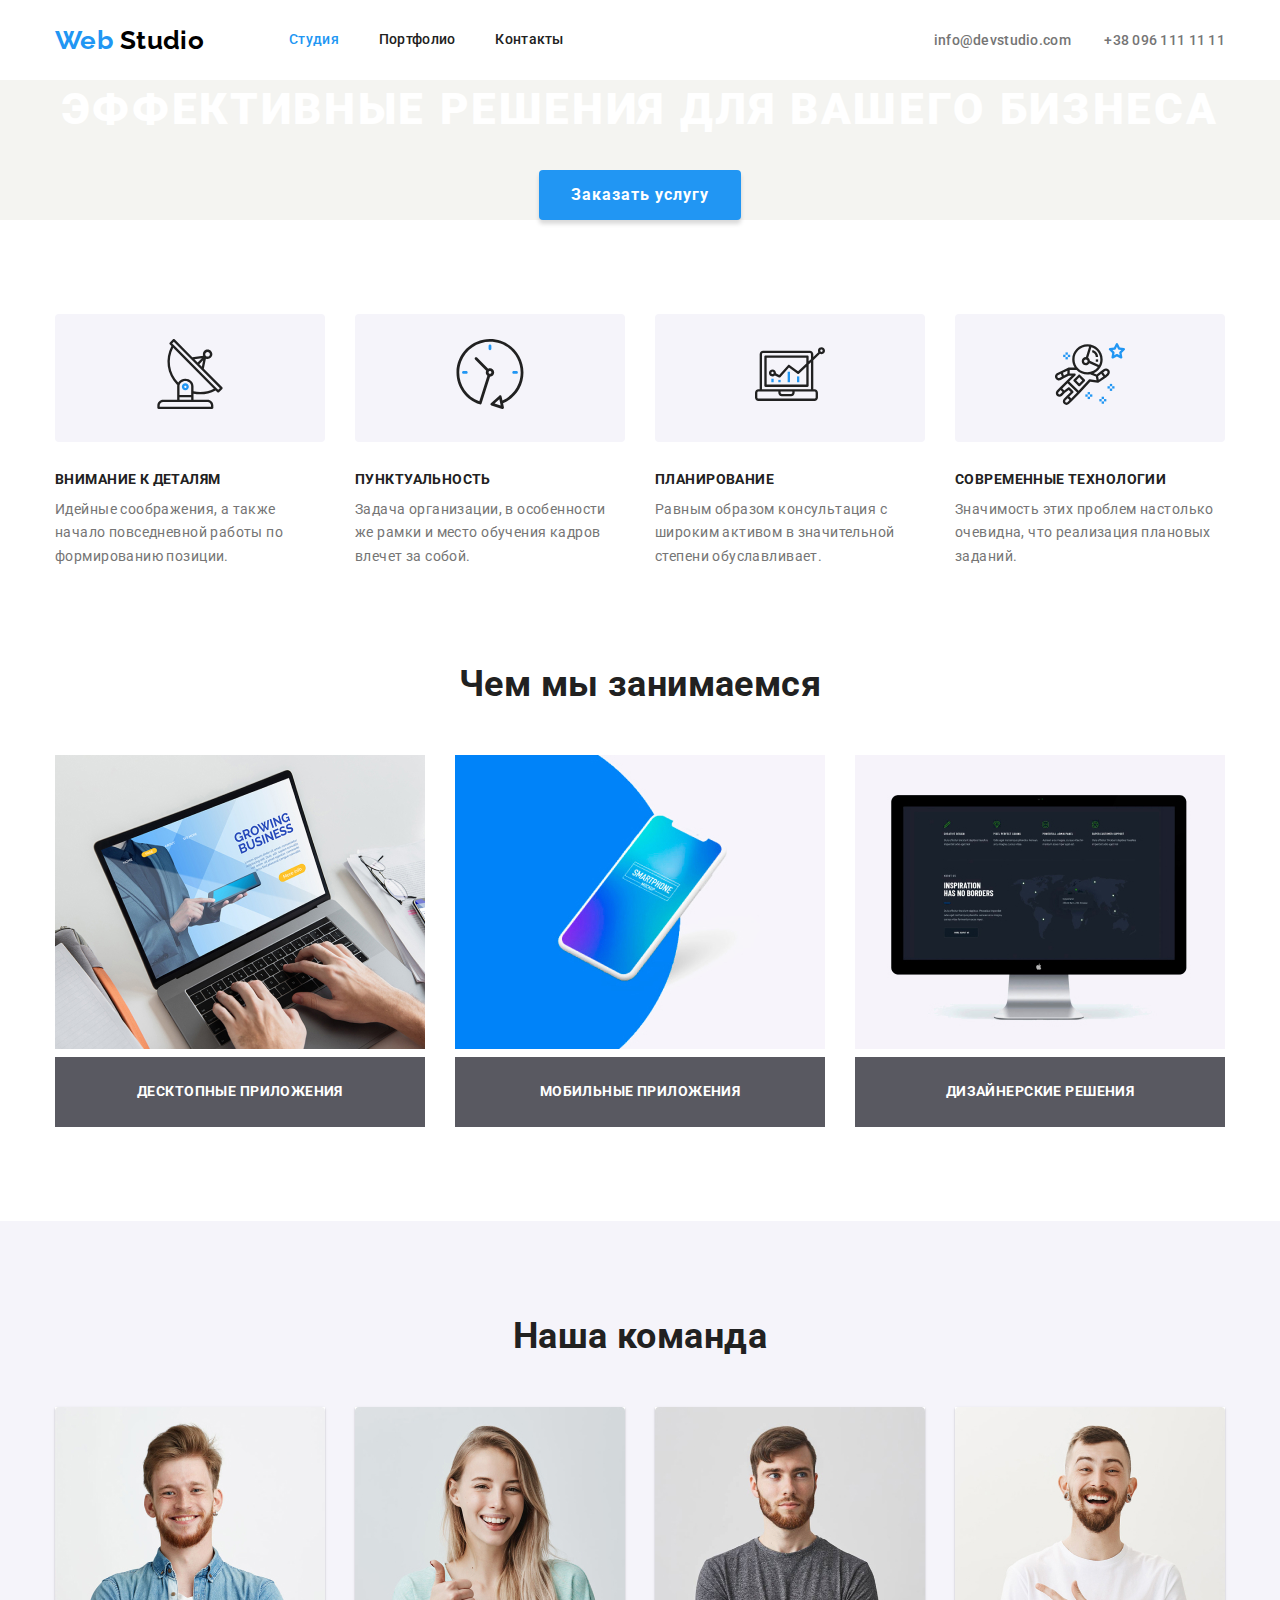
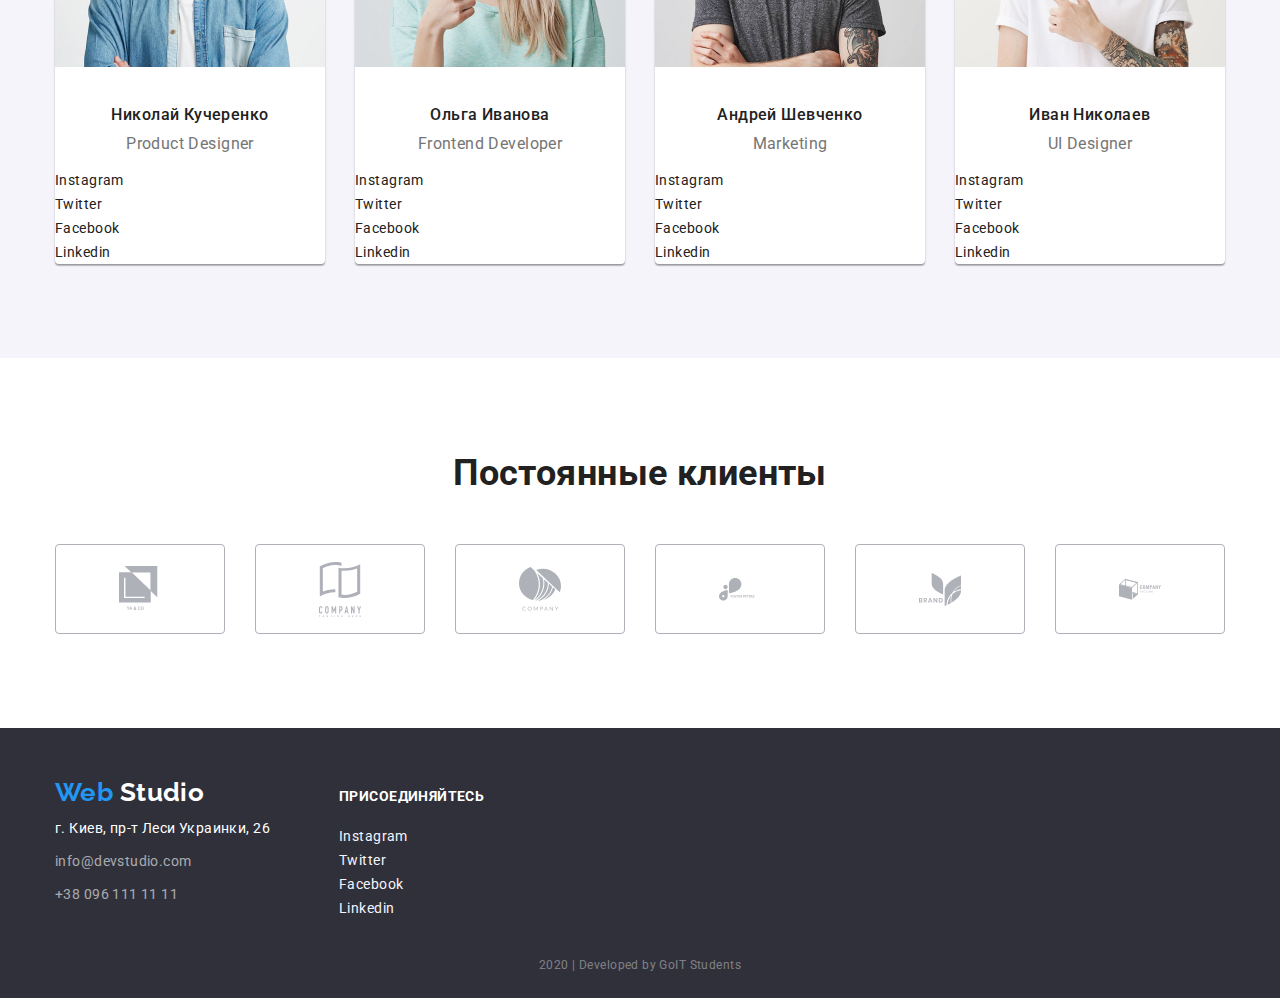
<file: index.html>
<!DOCTYPE html>
<html lang="ru">
  <head>
    <meta charset="UTF-8" />
    <meta name="viewport" content="width=device-width, initial-scale=1.0" />
    <title>Web Studio</title>
    <link
      href="https://fonts.googleapis.com/css2?family=Raleway:wght@700&family=Roboto:wght@400;500;700&display=swap"
      rel="stylesheet"
    />
    <link rel="stylesheet" href="./css/normalize.css" />
    <link rel="stylesheet" href="./css/style.css" />
  </head>

  <body>
    <!--Шапка сайта-->
    <header>
      <div class="container header-nav">
        <nav class="main-nav">
          <a href="./index.html" class="logo" lang="en"
            ><span class="logo-header">Web</span> Studio</a
          >

          <ul class="site-nav list">
            <li class="item"><a href="./index.html" class="link current">Студия</a></li>
            <li class="item"><a href="./portfolio.html" class="link">Портфолио</a></li>
            <li class="item"><a href="#" class="link">Контакты</a></li>
          </ul>
        </nav>
        <div class="contact">
          <a href="mailto:info@devstudio.com" class="mail">info@devstudio.com</a>
          <a href="tel:+380961111111" class="phone">+38 096 111 11 11</a>
        </div>
      </div>
    </header>
    <main>
      <!--Баннер-->
      <div>
        <section class="hero">
          <h1 class="hero-title">Эффективные решения для вашего бизнеса</h1>
          <button class="order-service" type="button">Заказать услугу</button>
        </section>
      </div>
      <!--Блок наши преимущества-->
      <div class="container">
        <section class="section-advantages">
          <h2 class="visually-hidden">Наши преимущества</h2>
          <ul class="advantages-list list">
            <li class="advantages">
              <span class="advantages-img"
                ><img src="./image/antenna.svg" width="70" height="70" alt="Внимание к деталям"
              /></span>
              <h3 class="advantages-title">Внимание к деталям</h3>
              <p class="advantages-text">
                Идейные соображения, а также начало повседневной работы по формированию позиции.
              </p>
            </li>
            <li class="advantages">
              <span class="advantages-img"
                ><img src="./image/clock.svg" width="70" height="70" alt="Пунктуальность"
              /></span>
              <h3 class="advantages-title">Пунктуальность</h3>
              <p class="advantages-text">
                Задача организации, в особенности же рамки и место обучения кадров влечет за собой.
              </p>
            </li>
            <li class="advantages">
              <span class="advantages-img"
                ><img src="./image/diagram.svg" width="70" height="70" alt="Планирование"
              /></span>
              <h3 class="advantages-title">Планирование</h3>
              <p class="advantages-text">
                Равным образом консультация с широким активом в значительной степени обуславливает.
              </p>
            </li>
            <li class="advantages">
              <span class="advantages-img"
                ><img src="./image/astronaut.svg" width="70" height="70" alt="Tехнологии"
              /></span>
              <h3 class="advantages-title">Современные технологии</h3>
              <p class="advantages-text">
                Значимость этих проблем настолько очевидна, что реализация плановых заданий.
              </p>
            </li>
          </ul>
        </section>
      </div>

      <!--Блок о нас-->
      <div class="container">
        <section class="section-work">
          <h2 class="section-title">Чем мы занимаемся</h2>
          <ul class="work-list list">
            <li class="work">
              <img src="./image/work1.jpg" width="370" height="294" alt="Десктопные приложения" />
              <h3 class="title-work">Десктопные приложения</h3>
            </li>
            <li class="work">
              <img src="./image/work2.jpg" width="370" height="294" alt="Мобильные приложения" />
              <h3 class="title-work">Мобильные приложения</h3>
            </li>
            <li class="work">
              <img src="./image/work3.jpg" width="370" height="294" alt="Дизайнерские решения" />
              <h3 class="title-work">Дизайнерские решения</h3>
            </li>
          </ul>
        </section>
      </div>

      <!--Блок наша команда-->
      <div class="team-background">
        <div class="container">
          <section class="section-team">
            <h2 class="section-title">Наша команда</h2>
            <ul class="team-list list">
              <li class="team">
                <img src="./image/img.jpg" width="270" height="260" alt="Фото Николай Кучеренко" />
                <h3 class="title-team">Николай Кучеренко</h3>
                <p class="text-team">Product Designer</p>
                <ul class="list">
                  <li><a href="#" aria-label="Ссылка на Instagram">Instagram</a></li>
                  <li><a href="#" aria-label="Ссылка на Twitter">Twitter</a></li>
                  <li><a href="#" aria-label="Ссылка на Facebook">Facebook</a></li>
                  <li><a href="#" aria-label="Ссылка на Linkedin">Linkedin</a></li>
                </ul>
              </li>
              <li class="team">
                <img src="./image/img(1).jpg" width="270" height="260" alt="Фото Ольга Иванова" />
                <h3 class="title-team">Ольга Иванова</h3>
                <p class="text-team">Frontend Developer</p>
                <ul class="list">
                  <li><a href="#" aria-label="Ссылка на Instagram">Instagram</a></li>
                  <li><a href="#" aria-label="Ссылка на Twitter">Twitter</a></li>
                  <li><a href="#" aria-label="Ссылка на Facebook">Facebook</a></li>
                  <li><a href="#" aria-label="Ссылка на Linkedin">Linkedin</a></li>
                </ul>
              </li>
              <li class="team">
                <img src="./image/img(2).jpg" width="270" height="260" alt="Фото Андрей Шевченко" />
                <h3 class="title-team">Андрей Шевченко</h3>
                <p class="text-team">Marketing</p>
                <ul class="list">
                  <li><a href="#" aria-label="Ссылка на Instagram">Instagram</a></li>
                  <li><a href="#" aria-label="Ссылка на Twitter">Twitter</a></li>
                  <li><a href="#" aria-label="Ссылка на Facebook">Facebook</a></li>
                  <li><a href="#" aria-label="Ссылка на Linkedin">Linkedin</a></li>
                </ul>
              </li>
              <li class="team">
                <img src="./image/img(3).jpg" width="270" height="260" alt="Фото Иван Николаев" />
                <h3 class="title-team">Иван Николаев</h3>
                <p class="text-team">UI Designer</p>
                <ul class="list">
                  <li><a href="#" aria-label="Ссылка на Instagram">Instagram</a></li>
                  <li><a href="#" aria-label="Ссылка на Twitter">Twitter</a></li>
                  <li><a href="#" aria-label="Ссылка на Facebook">Facebook</a></li>
                  <li><a href="#" aria-label="Ссылка на Linkedin">Linkedin</a></li>
                </ul>
              </li>
            </ul>
          </section>
        </div>
      </div>

      <!--Блок наши клиенты-->
      <div class="container">
        <section class="section-client">
          <h2 class="section-title">Постоянные клиенты</h2>
          <ul class="client-list list">
            <li class="client">
              <a href="#" class="client-link"
                ><img
                  src="./image/logo1.svg"
                  class="client-logo"
                  width="42"
                  alt="Логотип компании 1"
              /></a>
            </li>
            <li class="client">
              <a href="#" class="client-link"
                ><img
                  src="./image/logo2.svg"
                  class="client-logo"
                  width="42"
                  alt="Логотип компании 2"
              /></a>
            </li>
            <li class="client">
              <a href="#" class="client-link"
                ><img
                  src="./image/logo3.svg"
                  class="client-logo"
                  width="42"
                  alt="Логотип компании 3"
              /></a>
            </li>
            <li class="client">
              <a href="#" class="client-link"
                ><img
                  src="./image/logo4.svg"
                  class="client-logo"
                  width="42"
                  alt="Логотип компании 4"
              /></a>
            </li>
            <li class="client">
              <a href="#" class="client-link"
                ><img
                  src="./image/logo5.svg"
                  class="client-logo"
                  width="42"
                  alt="Логотип компании 5"
              /></a>
            </li>
            <li class="client">
              <a href="#" class="client-link"
                ><img
                  src="./image/logo6.svg"
                  class="client-logo"
                  width="42"
                  alt="Логотип компании 6"
              /></a>
            </li>
          </ul>
        </section>
      </div>
    </main>
    <footer class="main-footer">
      <!--Контактная информация в подвале-->
      <div class="container footer">
        <div class="footer-container">
          <a href="./index.html" class="logo-footer"> <span class="logo-color">Web</span> Studio</a>
          <address class="addres">г. Киев, пр-т Леси Украинки, 26</address>
          <address class="contact-footer">
            <a href="mailto:info@devstudio.com" class="mail-footer">info@devstudio.com</a> <br />
            <a href="tel:+380961111111" class="phone-footer">+38 096 111 11 11</a>
          </address>
        </div>
        <div class="join-container">
          <b class="join">Присоединяйтесь</b>
          <ul class="list list-footer">
            <li><a href="#" aria-label="Ссылка на Instagram">Instagram</a></li>
            <li><a href="#" aria-label="Ссылка на Twitter">Twitter</a></li>
            <li><a href="#" aria-label="Ссылка на Facebook">Facebook</a></li>
            <li><a href="#" aria-label="Ссылка на Linkedin">Linkedin</a></li>
          </ul>
        </div>
      </div>
      <!--Копирайт-->
      <div>
        <p lang="en" class="copyright">2020 | Developed by GoIT Students</p>
      </div>
    </footer>
  </body>
</html>
</file>
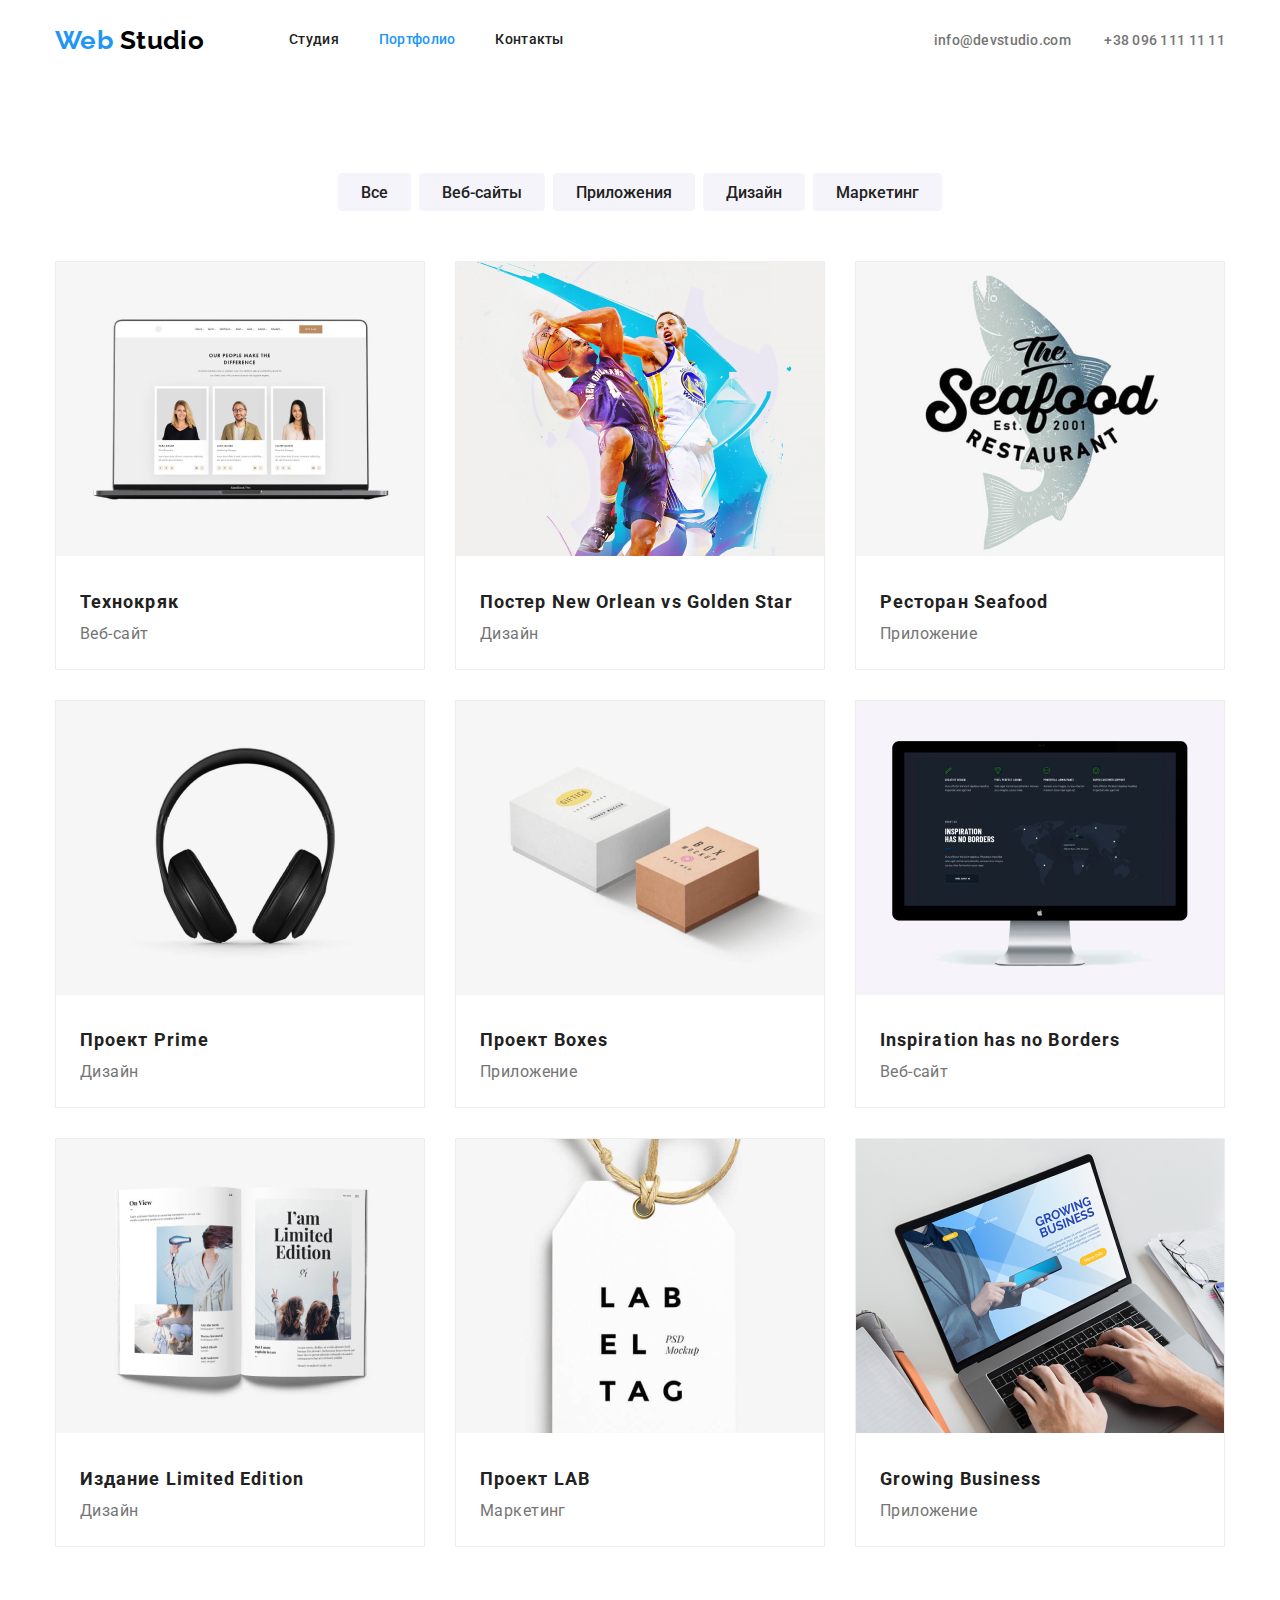
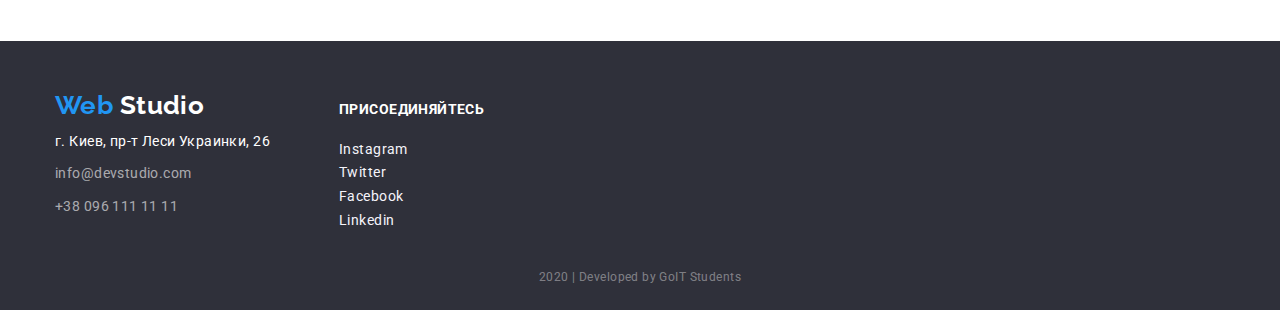
<file: portfolio.html>
<!DOCTYPE html>
<html lang="ru">
  <head>
    <meta charset="UTF-8" />
    <meta name="viewport" content="width=device-width, initial-scale=1.0" />
    <title>Портфолио</title>
    <link
      href="https://fonts.googleapis.com/css2?family=Raleway:wght@700&family=Roboto:wght@400;500;700&display=swap"
      rel="stylesheet"
    />
    <link rel="stylesheet" href="./css/normalize.css" />
    <link rel="stylesheet" href="./css/style.css" />
  </head>

  <body>
    <!--Шапка сайта-->
    <header>
      <div class="container header-nav">
        <nav class="main-nav">
          <a href="./index.html" class="logo" lang="en"
            ><span class="logo-header">Web</span> Studio</a
          >

          <ul class="site-nav list">
            <li class="item"><a href="./index.html" class="link">Студия</a></li>
            <li class="item"><a href="./portfolio.html" class="link current">Портфолио</a></li>
            <li class="item"><a href="#" class="link">Контакты</a></li>
          </ul>
        </nav>
        <div class="contact">
          <a href="mailto:info@devstudio.com" class="mail">info@devstudio.com</a>
          <a href="tel:+380961111111" class="phone">+38 096 111 11 11</a>
        </div>
      </div>
    </header>
    <main>
      <!--Портфолио-->
      <section class="section-portfolio">
        <div class="container">
          <h1 class="visually-hidden">Наши работы</h1>
          <ul class="filter-list list">
            <li class="filter"><button type="button" class="portfolio-button">Все</button></li>
            <li class="filter">
              <button type="button" class="portfolio-button">Веб-сайты</button>
            </li>
            <li class="filter">
              <button type="button" class="portfolio-button">Приложения</button>
            </li>
            <li class="filter"><button type="button" class="portfolio-button">Дизайн</button></li>
            <li class="filter">
              <button type="button" class="portfolio-button">Маркетинг</button>
            </li>
          </ul>
        </div>
        <div class="container">
          <ul class="project-list list">
            <li class="project">
              <a href="#">
                <img
                  src="./image/portfolio1.jpg"
                  width="370"
                  height="294"
                  alt="Пример работы Технокряк"
                />
                <div class="project-content">
                  <h2 class="portfolio-title">Технокряк</h2>
                  <p class="portfolio-subtitle">Веб-сайт</p>
                  <p class="portfolio-text">
                    Lorem ipsum dolor sit amet consectetur adipisicing elit. Consectetur error
                    excepturi consequuntur modi, eum voluptas eius temporibus quia nisi quod soluta
                    omnis, sapiente ut voluptatem. Enim explicabo totam adipisci omnis?
                  </p>
                </div>
              </a>
            </li>
            <li class="project">
              <a href="#">
                <img
                  src="./image/portfolio2.jpg"
                  width="370"
                  height="294"
                  alt="Пример работы Постер New Orlean vs Golden Star"
                />
                <div class="project-content">
                  <h2 class="portfolio-title">Постер New Orlean vs Golden Star</h2>
                  <p class="portfolio-subtitle">Дизайн</p>
                  <p class="portfolio-text">
                    Lorem ipsum dolor sit amet consectetur adipisicing elit. Consectetur error
                    excepturi consequuntur modi, eum voluptas eius temporibus quia nisi quod soluta
                    omnis, sapiente ut voluptatem. Enim explicabo totam adipisci omnis?
                  </p>
                </div>
              </a>
            </li>
            <li class="project">
              <a href="#">
                <img
                  src="./image/portfolio3.jpg"
                  width="370"
                  height="294"
                  alt="Пример работы Ресторан Seafood"
                />
                <div class="project-content">
                  <h2 class="portfolio-title">Ресторан Seafood</h2>
                  <p class="portfolio-subtitle">Приложение</p>
                  <p class="portfolio-text">
                    Lorem ipsum dolor sit amet consectetur adipisicing elit. Consectetur error
                    excepturi consequuntur modi, eum voluptas eius temporibus quia nisi quod soluta
                    omnis, sapiente ut voluptatem. Enim explicabo totam adipisci omnis?
                  </p>
                </div>
              </a>
            </li>
            <li class="project">
              <a href="#">
                <img
                  src="./image/portfolio4.jpg"
                  width="370"
                  height="294"
                  alt="Пример работы Проект Prime"
                />
                <div class="project-content">
                  <h2 class="portfolio-title">Проект Prime</h2>
                  <p class="portfolio-subtitle">Дизайн</p>
                  <p class="portfolio-text">
                    Lorem ipsum dolor sit amet consectetur adipisicing elit. Consectetur error
                    excepturi consequuntur modi, eum voluptas eius temporibus quia nisi quod soluta
                    omnis, sapiente ut voluptatem. Enim explicabo totam adipisci omnis?
                  </p>
                </div>
              </a>
            </li>
            <li class="project">
              <a href="#">
                <img
                  src="./image/portfolio5.jpg"
                  width="370"
                  height="294"
                  alt="Пример работы Проект Boxes"
                />
                <div class="project-content">
                  <h2 class="portfolio-title">Проект Boxes</h2>
                  <p class="portfolio-subtitle">Приложение</p>
                  <p class="portfolio-text">
                    Lorem ipsum dolor sit amet consectetur adipisicing elit. Consectetur error
                    excepturi consequuntur modi, eum voluptas eius temporibus quia nisi quod soluta
                    omnis, sapiente ut voluptatem. Enim explicabo totam adipisci omnis?
                  </p>
                </div>
              </a>
            </li>
            <li class="project">
              <a href="#">
                <img
                  src="./image/portfolio6.jpg"
                  width="370"
                  height="294"
                  alt="Пример работы Inspiration has no Borders"
                />
                <div class="project-content">
                  <h2 class="portfolio-title">Inspiration has no Borders</h2>
                  <p class="portfolio-subtitle">Веб-сайт</p>
                  <p class="portfolio-text">
                    Lorem ipsum dolor sit amet consectetur adipisicing elit. Consectetur error
                    excepturi consequuntur modi, eum voluptas eius temporibus quia nisi quod soluta
                    omnis, sapiente ut voluptatem. Enim explicabo totam adipisci omnis?
                  </p>
                </div>
              </a>
            </li>
            <li class="project">
              <a href="#">
                <img
                  src="./image/portfolio7.jpg"
                  width="370"
                  height="294"
                  alt="Пример работы Издание Limited Edition"
                />
                <div class="project-content">
                  <h2 class="portfolio-title">Издание Limited Edition</h2>
                  <p class="portfolio-subtitle">Дизайн</p>
                  <p class="portfolio-text">
                    Lorem ipsum dolor sit amet consectetur adipisicing elit. Consectetur error
                    excepturi consequuntur modi, eum voluptas eius temporibus quia nisi quod soluta
                    omnis, sapiente ut voluptatem. Enim explicabo totam adipisci omnis?
                  </p>
                </div>
              </a>
            </li>
            <li class="project">
              <a href="#">
                <img
                  src="./image/portfolio8.jpg"
                  width="370"
                  height="294"
                  alt="Пример работы Проект LAB"
                />
                <div class="project-content">
                  <h2 class="portfolio-title">Проект LAB</h2>
                  <p class="portfolio-subtitle">Маркетинг</p>
                  <p class="portfolio-text">
                    Lorem ipsum dolor sit amet consectetur adipisicing elit. Consectetur error
                    excepturi consequuntur modi, eum voluptas eius temporibus quia nisi quod soluta
                    omnis, sapiente ut voluptatem. Enim explicabo totam adipisci omnis?
                  </p>
                </div>
              </a>
            </li>
            <li class="project">
              <a href="#">
                <img
                  src="./image/portfolio9.jpg"
                  width="370"
                  height="294"
                  alt="Пример работы Growing Business"
                />
                <div class="project-content">
                  <h2 class="portfolio-title">Growing Business</h2>
                  <p class="portfolio-subtitle">Приложение</p>
                  <p class="portfolio-text">
                    Lorem ipsum dolor sit amet consectetur adipisicing elit. Consectetur error
                    excepturi consequuntur modi, eum voluptas eius temporibus quia nisi quod soluta
                    omnis, sapiente ut voluptatem. Enim explicabo totam adipisci omnis?
                  </p>
                </div>
              </a>
            </li>
          </ul>
        </div>
      </section>
    </main>
    <footer class="main-footer">
      <!--Контактная информация в подвале-->
      <div class="container footer">
        <div class="footer-container">
          <a href="./index.html" class="logo-footer"> <span class="logo-color">Web</span> Studio</a>
          <address class="addres">г. Киев, пр-т Леси Украинки, 26</address>
          <address class="contact-footer">
            <a href="mailto:info@devstudio.com" class="mail-footer">info@devstudio.com</a> <br />
            <a href="tel:+380961111111" class="phone-footer">+38 096 111 11 11</a>
          </address>
        </div>
        <div class="join-container">
          <b class="join">Присоединяйтесь</b>
          <ul class="list-footer list">
            <li><a href="#" aria-label="Ссылка на Instagram">Instagram</a></li>
            <li><a href="#" aria-label="Ссылка на Twitter">Twitter</a></li>
            <li><a href="#" aria-label="Ссылка на Facebook">Facebook</a></li>
            <li><a href="#" aria-label="Ссылка на Linkedin">Linkedin</a></li>
          </ul>
        </div>
      </div>
      <!--Копирайт-->
      <div>
        <p lang="en" class="copyright">2020 | Developed by GoIT Students</p>
      </div>
    </footer>
  </body>
</html>
</file>
<file: css/style.css>
/* Цвет основного текста #212121; */
/* Вторичный цвет текста  #757575;*/
/* Белый #ffffff  */
/* Акцент #2196f3; */
/* Вторичный цвет фона #f5f4fA */
/* Фон футер #2F303A; */
html {
  box-sizing: border-box;
}
*,
*::before,
*::after {
  box-sizing: inherit;
}
:root {
  --text-color: #757575;
  --primary-title-color: #212121;
  --accent-color: #2196f3;
  --primary-white-color: #ffffff;
  --background-footer: #2f303a;
  --background-icon: #f5f4fa;
  --background-button: #f5f4fa;
  --color-button: #212121;
}

body {
  background-color: var(--primary-white-color);
  color: var(--primary-title-color);

  font-family: 'Roboto', sans-serif;
  font-style: normal;
  font-weight: normal;
  letter-spacing: 0.03em;
  font-size: 14px;
  line-height: 1.7;
}

/* Стили для страницы Студия index.html */
a {
  text-decoration: none;
}
.list {
  list-style: none;
  padding: 0;
  margin: 0;
}
.container {
  margin-left: auto;
  margin-right: auto;
  width: 1200px;
  padding-left: 15px;
  padding-right: 15px;
}

/* Logo*/
.logo,
.logo-header,
.logo-footer,
.logo-color {
  font-family: 'Raleway', sans-serif;
  font-weight: 700;
  font-size: 26px;
  line-height: 1.19;
  color: #000000;
}
.logo-header {
  color: var(--accent-color);
}
/* Navigation */
.header-nav {
  display: flex;
  align-items: center;
}
.main-nav {
  display: flex;
  align-items: center;
}
.site-nav {
  display: flex;
  margin-left: 85px;
}
.site-nav .item + .item {
  margin-left: 40px;
}
.site-nav .link {
  display: block;
  padding-top: 32px;
  padding-bottom: 32px;

  font-weight: 500;
  font-size: 14px;
  line-height: 1.14;
  letter-spacing: 0.02em;
  color: var(--primary-title-color);
}
.site-nav .link:hover,
.site-nav .link:focus {
  color: var(--accent-color);
}
.site-nav .link.current {
  color: var(--accent-color);
}
/* Contact*/
.contact {
  margin-left: auto;
}

.contact .mail + .phone {
  margin-left: 30px;
}
.mail,
.phone {
  font-weight: 500;
  font-size: 14px;
  line-height: 2;
  letter-spacing: 0.02em;
  color: var(--text-color);
}
.mail:hover,
.phone:hover,
.mail-footer:hover,
.phone-footer:hover,
.mail:focus,
.phone:focus,
.mail-footer:focus,
.phone-footer:focus {
  color: var(--accent-color);
}
/* Hero */
.hero {
  text-align: center;
  /* Чтобы отобразить белый текст временно серый фон вместо баннера */
  background-color: rgba(233, 233, 227, 0.5);
}
.hero-title {
  margin-top: 0;
  margin-bottom: 30px;

  font-weight: 900;
  font-size: 44px;
  line-height: 1.36;
  letter-spacing: 0.06em;
  text-transform: uppercase;
  color: var(--primary-white-color);
}

button {
  border: none;
  outline: none;
}
.order-service {
  --h: 50px;
  min-width: 200px;
  padding: 0 32px; /* гарантия отступов при увеличении длинны текста*/

  height: var(--h); /* центрирование одной линии текста по вертикали */
  line-height: var(--h); /* центрирование одной линии текста по вертикали */
  /* текст */
  text-align: center; /* центрирование  по горзонтали */
  font-weight: 700;
  font-size: 16px;
  letter-spacing: 0.06em;
  /* цвета */
  color: var(--primary-white-color);
  background-color: var(--accent-color);

  /* украшения   */
  box-shadow: 0px 4px 4px rgba(0, 0, 0, 0.15);
  border-radius: 4px;
}
.order-service:hover,
.order-service:focus {
  background-color: #188ce8;
}
/* Section*/
.section-advantages,
.section-team,
.section-work,
.section-client {
  margin-top: 94px;
}
.advantages-list .advantages + .advantages,
.work-list .work + .work,
.team-list .team + .team,
.client-list .client + .client {
  margin-left: 30px;
}
.advantages,
.team {
  width: 270px;
}
.advantages-list,
.work-list,
.team-list,
.client-list {
  display: flex;
}
.section-title {
  margin-top: 0px;
  margin-bottom: 50px;

  font-weight: 700;
  font-size: 36px;
  line-height: 1.17;
  text-align: center;
}
.advantages-img {
  display: block;
  margin-bottom: 30px;
  padding: 25px 100px 25px 100px;
  border-radius: 4px;

  text-align: center;
  background-color: var(--background-icon);
}
.advantages-title {
  margin-top: 0px;
  margin-bottom: 10px;
  font-weight: 700;
  font-size: 14px;
  line-height: 1.14;
  text-transform: uppercase;
}
.advantages-text {
  margin-top: 0px;
  margin-bottom: 0px;
  font-size: 14px;
  line-height: 1.71;
  color: var(--text-color);
}
.advantages-text {
  color: var(--text-color);
}
/*Section About us*/
.work {
  width: 370px;
}
.title-work {
  padding: 27px 82px;
  margin-top: 0px;
  margin-bottom: 0px;
  font-size: 14px;
  text-align: center;
  line-height: 1.14;
  color: var(--primary-white-color);
  text-transform: uppercase;
  /* Чтобы отобразить белый текст временно серый фон вместо баннера */
  background-color: rgba(47, 48, 58, 0.8);
}
/*Section Our Team*/
.team-background {
  background-color: var(--background-button);
}
.section-team {
  padding-bottom: 94px;
}
.section-team > .section-title {
  padding-top: 94px;
  padding-bottom: 50px;
  margin-bottom: 0px;
}
.title-team {
  margin-top: 30px;
  margin-bottom: 10px;
}
.title-team,
.text-team {
  font-weight: 500;
  font-size: 16px;
  line-height: 1.19;
  text-align: center;
}
.section-team .text-team {
  margin-top: 0px;
  margin-bottom: 16px;
  font-weight: 400;
  color: var(--text-color);
}
.team {
  background: #ffffff;
  box-shadow: 0px 2px 1px rgba(0, 0, 0, 0.2), 0px 1px 1px rgba(0, 0, 0, 0.14),
    0px 1px 3px rgba(0, 0, 0, 0.12);
  border-radius: 0px 0px 4px 4px;
}
/*Our Clients*/
.section-client {
  margin-bottom: 94px;
}
.client {
  display: flex;
  align-items: center;
  justify-content: center;
  width: 170px;
  height: 90px;
  border: 1px solid #afb1b8;
  border-radius: 4px;
}
.client-link {
  text-decoration: none;
  display: flex;
  width: 100%;
  height: 100%;
}

.client-logo {
  border-style: none;
  margin: auto;
}
.client:hover,
.client:focus {
  border: 1px solid var(--accent-color);
}
/*Footer*/
.container.footer {
  display: flex;
  align-items: baseline;
}
.main-footer {
  background-color: var(--background-footer);
}
.footer-container {
  margin-top: 45px;
  margin-right: 69px;
}
.list-footer {
  color: var(--background-icon);
}
.logo-footer,
.logo-color {
  margin-top: 8px;
  color: var(--primary-white-color);
}
.logo-color {
  color: var(--accent-color);
}
.addres {
  color: var(--primary-white-color);
  margin-top: 8px;
  margin-bottom: 9px;
}
.mail-footer {
  display: inline-block;
  margin-bottom: 9px;
}
.mail-footer,
.phone-footer {
  color: rgba(255, 255, 255, 0.6);
}
.contact-footer {
  padding-bottom: 28px;
}
.join-container {
  margin-top: 57px;
}
.join {
  display: inline-block;
  margin-bottom: 20px;
  font-weight: 700;
  line-height: 1.14;
  text-transform: uppercase;
  color: var(--primary-white-color);
}
.copyright {
  margin-top: 0px;
  margin-bottom: 0px;
  padding-top: 18px;
  padding-bottom: 21px;
  font-size: 12px;
  line-height: 2;
  text-align: center;
  color: rgba(255, 255, 255, 0.4);
}

/* Разметка страницы Portfolio */
.section-portfolio {
  margin-top: 93px;
  margin-bottom: 94px;
}
.filter-list {
  display: flex;
  justify-content: center;
  align-items: flex-start;
  margin-bottom: 50px;
}
.filter-list .filter + .filter {
  margin-left: 8px;
}
.portfolio-button {
  width: auto;
  padding: 6px 22px;
  height: 38px;
  font-weight: 500;
  font-size: 16px;
  line-height: 1.6;
  text-align: center;
  color: var(--color-button);
  background: var(--background-button);
  border: 1px solid transparent;
  border-radius: 4px;
}
.portfolio-button:hover,
.portfolio-button:focus {
  color: var(--primary-white-color);
  background: var(--accent-color);
}
.project-list {
  display: flex;
  flex-wrap: wrap;
}
.project {
  width: calc((100% - 60px) / 3);
  margin-right: 30px;
  margin-bottom: 30px;
  overflow: hidden;
  border: 1px solid #eeeeee;
}
.project:nth-child(3n) {
  margin-right: 0;
}
.project:nth-last-child(-n + 3) {
  margin-bottom: 0;
}
.project-content {
  padding: 20px 24px;
  background: #ffffff;
}
.project:hover,
.project:focus {
  box-shadow: 1px 4px 6px rgba(0, 0, 0, 0.16), 0px 4px 4px rgba(0, 0, 0, 0.06),
    0px 1px 1px rgba(0, 0, 0, 0.12);
}
.portfolio-title {
  margin-top: 0px;
  margin-bottom: 0px;
  font-weight: 700;
  font-size: 18px;
  line-height: 2;
  letter-spacing: 0.06em;
  color: var(--primary-title-color);
}
.portfolio-subtitle {
  margin-top: 0px;
  margin-bottom: 0px;
  font-size: 16px;
  line-height: 1.8;
  color: var(--text-color);
}
.portfolio-text {
  font-size: 18px;
  line-height: 1.6;
  color: var(--primary-white-color);
  background: rgba(33, 150, 243, 0.9);
  display: none;
}
</file>
